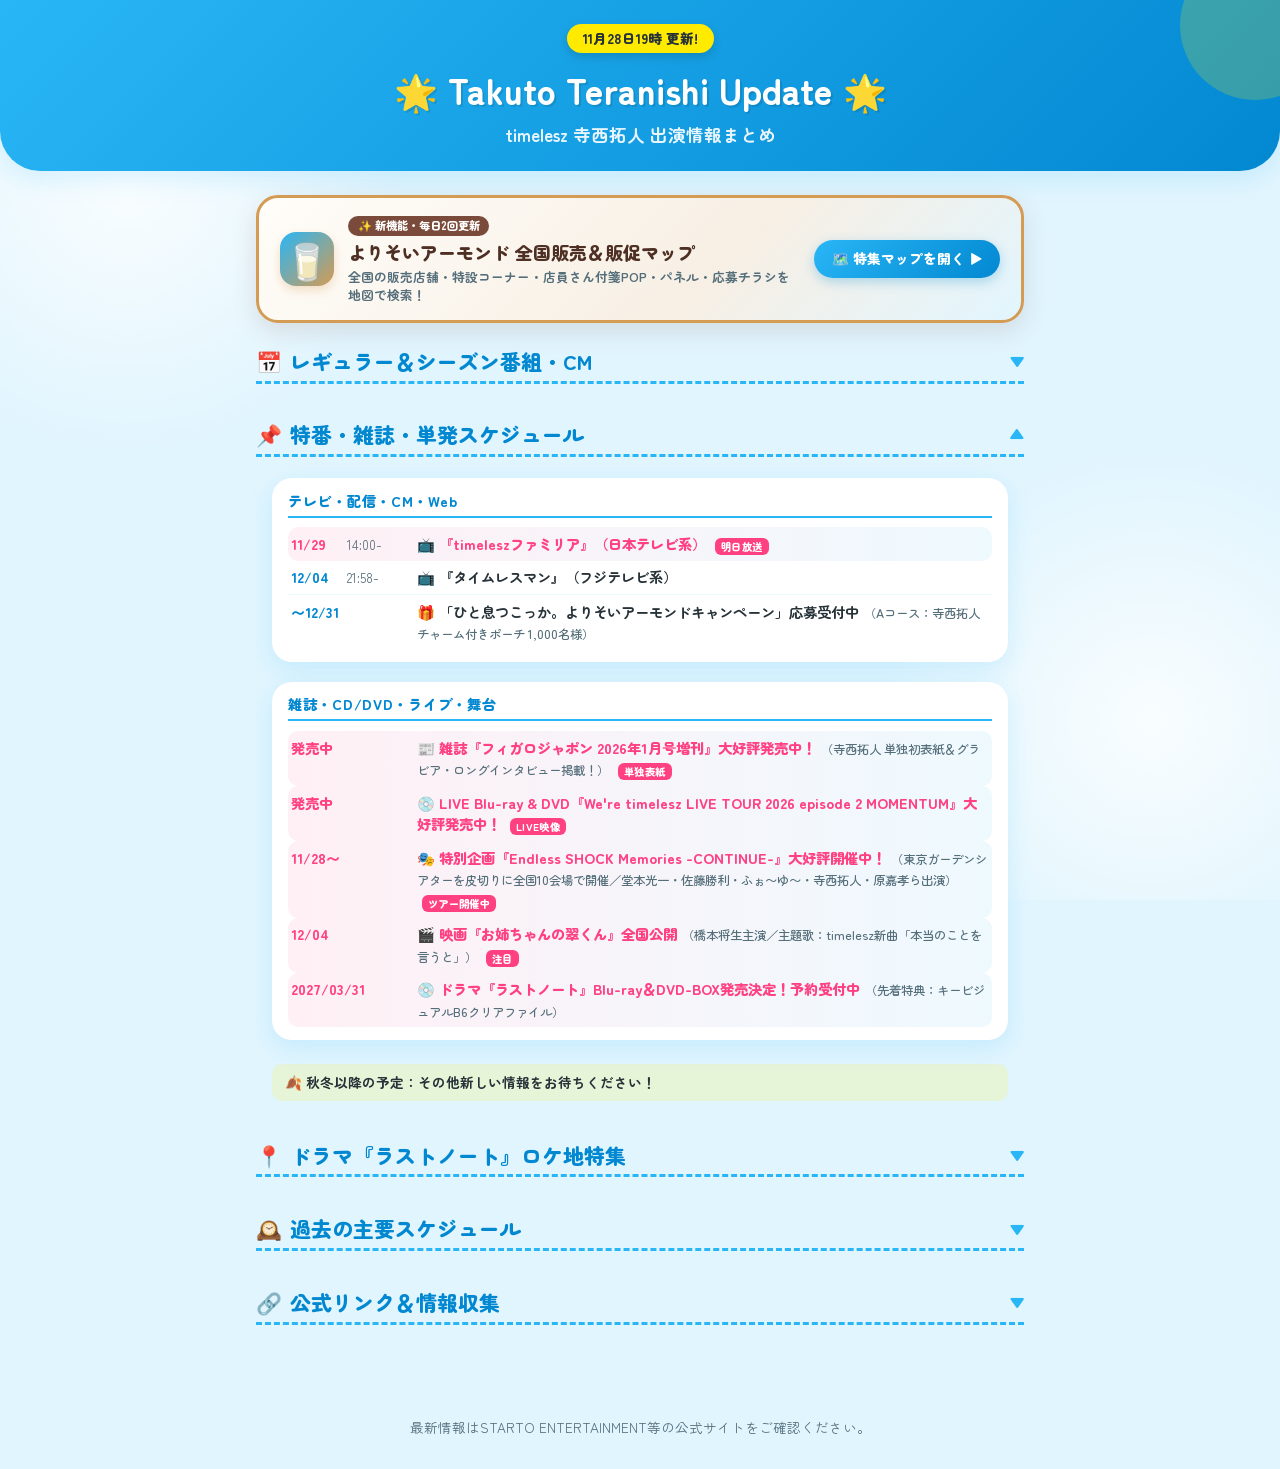
<file: index.html>
<!DOCTYPE html>
<html lang="ja">
<head>
    <meta charset="UTF-8">
    <meta name="viewport" content="width=device-width, initial-scale=1.0">
    <title>Takuto Teranishi Update</title>
    <link rel="stylesheet" href="style.css">
    <link rel="preconnect" href="https://fonts.googleapis.com">
    <link rel="preconnect" href="https://fonts.gstatic.com" crossorigin>
    <link href="https://fonts.googleapis.com/css2?family=M+PLUS+Rounded+1c:wght@500;700;800&family=Zen+Maru+Gothic:wght@500;700;900&display=swap" rel="stylesheet">
</head>
<body>
    <header>
        <div class="update-badge">11月28日19時 更新!</div>
        <h1>🌟 Takuto Teranishi Update 🌟</h1>
        <p class="subtitle">timelesz 寺西拓人 出演情報まとめ</p>
    </header>

    <main>
        <!-- Yorisoi Almond Special Map Page Banner Button -->
        <a href="yorisoi.html" class="yorisoi-feature-banner">
            <div class="yorisoi-banner-left">
                <div class="yorisoi-banner-icon">🥛</div>
                <div class="yorisoi-banner-text">
                    <span class="yorisoi-tag">✨ 新機能・毎日2回更新</span>
                    <h2>よりそいアーモンド 全国販売＆販促マップ</h2>
                    <p>全国の販売店舗・特設コーナー・店員さん付箋POP・パネル・応募チラシを地図で検索！</p>
                </div>
            </div>
            <span class="yorisoi-banner-cta">🗺️ 特集マップを開く ▶</span>
        </a>

        <!-- Season & Regulars Section -->
        <details class="category-details season-section">
            <summary class="section-title"><span class="icon">📅</span> レギュラー＆シーズン番組・CM</summary>
            <div class="card-container">
                <!-- Yorisoi Almond CM -->
                <article class="card season-card highlight">
                    <div class="card-header">
                        <span class="badge">全国TVCM</span>
                        <span class="period">10月1日より全国放映中！</span>
                    </div>
                    <div class="card-body">
                        <h3>キッコーマン『よりそいアーモンド』</h3>
                        <p class="station">新CMキャラクター就任</p>
                        <p class="desc">「ひといきつこっか」篇／「濃くてやさしい」篇 放映中！チャーム付きポーチCPも12/31まで実施中</p>
                    </div>
                </article>

                <!-- Last Note -->
                <article class="card season-card highlight">
                    <div class="card-header">
                        <span class="badge">ドラマ（全11話完結）</span>
                        <span class="period">Netflix世界配信中 / 2027年3月 円盤発売</span>
                    </div>
                    <div class="card-body">
                        <h3>『ラストノート』</h3>
                        <p class="station">フジテレビ系 木曜劇場（全11話）</p>
                        <p class="desc">内田有紀さんとW主演！樋口澄晴 役（民放連ドラ初主演 / Netflixにて世界配信中）</p>
                    </div>
                </article>

                <!-- Timelesz Man -->
                <article class="card season-card">
                    <div class="card-header">
                        <span class="badge">バラエティ</span>
                        <span class="period">毎週金曜 21:58〜</span>
                    </div>
                    <div class="card-body">
                        <h3>『タイムレスマン』</h3>
                        <p class="station">フジテレビ系</p>
                        <p class="desc">timeleszの冠番組</p>
                    </div>
                </article>

                <!-- timelesz ファミリア -->
                <article class="card season-card">
                    <div class="card-header">
                        <span class="badge">バラエティ</span>
                        <span class="period">毎週日曜 14:00〜15:00</span>
                    </div>
                    <div class="card-body">
                        <h3>『timelesz ファミリア』</h3>
                        <p class="station">日本テレビ系（関東ローカル）</p>
                        <p class="desc">timeleszの冠番組</p>
                    </div>
                </article>
            </div>
        </details>

        <!-- Specific Schedule Section -->
        <details class="category-details weekly-section" open>
            <summary class="section-title"><span class="icon">📌</span> 特番・雑誌・単発スケジュール</summary>
            <div class="schedule-list">

                <div class="schedule-group">
                    <div class="schedule-group-label">テレビ・配信・CM・Web</div>
                    <div class="schedule-row highlight-row">
                        <span class="schedule-date">11/29</span>
                        <span class="schedule-time">14:00-</span>
                        <span class="schedule-name">📺 『timeleszファミリア』（日本テレビ系） <span class="tag-new">明日放送</span></span>
                    </div>
                    <div class="schedule-row">
                        <span class="schedule-date">12/04</span>
                        <span class="schedule-time">21:58-</span>
                        <span class="schedule-name">📺 『タイムレスマン』（フジテレビ系）</span>
                    </div>
                    <div class="schedule-row">
                        <span class="schedule-date">〜12/31</span>
                        <span class="schedule-time"></span>
                        <span class="schedule-name">🎁 「ひと息つこっか。よりそいアーモンドキャンペーン」応募受付中<span class="schedule-note">（Aコース：寺西拓人チャーム付きポーチ 1,000名様）</span></span>
                    </div>
                </div>

                <div class="schedule-group">
                    <div class="schedule-group-label">雑誌・CD/DVD・ライブ・舞台</div>
                    <div class="schedule-row highlight-row">
                        <span class="schedule-date">発売中</span>
                        <span class="schedule-time"></span>
                        <span class="schedule-name">📰 雑誌『フィガロジャポン 2026年1月号増刊』大好評発売中！<span class="schedule-note">（寺西拓人 単独初表紙＆グラビア・ロングインタビュー掲載！）</span> <span class="tag-new">単独表紙</span></span>
                    </div>
                    <div class="schedule-row highlight-row">
                        <span class="schedule-date">発売中</span>
                        <span class="schedule-time"></span>
                        <span class="schedule-name">💿 LIVE Blu-ray & DVD『We're timelesz LIVE TOUR 2026 episode 2 MOMENTUM』大好評発売中！ <span class="tag-new">LIVE映像</span></span>
                    </div>
                    <div class="schedule-row highlight-row">
                        <span class="schedule-date">11/28〜</span>
                        <span class="schedule-time"></span>
                        <span class="schedule-name">🎭 特別企画『Endless SHOCK Memories -CONTINUE-』大好評開催中！<span class="schedule-note">（東京ガーデンシアターを皮切りに全国10会場で開催／堂本光一・佐藤勝利・ふぉ〜ゆ〜・寺西拓人・原嘉孝ら出演）</span> <span class="tag-new">ツアー開催中</span></span>
                    </div>
                    <div class="schedule-row highlight-row">
                        <span class="schedule-date">12/04</span>
                        <span class="schedule-time"></span>
                        <span class="schedule-name">🎬 映画『お姉ちゃんの翠くん』全国公開<span class="schedule-note">（橋本将生主演／主題歌：timelesz新曲「本当のことを言うと」）</span> <span class="tag-new">注目</span></span>
                    </div>
                    <div class="schedule-row highlight-row">
                        <span class="schedule-date">2027/03/31</span>
                        <span class="schedule-time"></span>
                        <span class="schedule-name">💿 ドラマ『ラストノート』Blu-ray＆DVD-BOX発売決定！予約受付中<span class="schedule-note">（先着特典：キービジュアルB6クリアファイル）</span></span>
                    </div>
                </div>

                <div class="schedule-row past-info-note">
                    <span class="schedule-name">🍂 秋冬以降の予定：その他新しい情報をお待ちください！</span>
                </div>

            </div>
        </details>

        <!-- Location Section -->
        <details class="category-details location-section">
            <summary class="section-title"><span class="icon">📍</span> ドラマ『ラストノート』ロケ地特集</summary>
            <div class="card-container grid-list">
                
                <div class="small-card">
                    <span class="tag tv">表参道</span>
                    <h4>モンスーンカフェ 表参道</h4>
                    <p class="scene-desc"><strong>出演シーン：</strong> 第3話で優子（坂井真紀）が澄晴（寺西拓人）を追いかけた場所</p>
                    <p class="address-text">📍 東京都港区北青山3-6-26 佐藤ビル1F</p>
                    <a href="https://maps.google.com/?q=モンスーンカフェ+表参道+東京都港区北青山3-6-26" target="_blank" class="map-link">🗺️ Googleマップで見る</a>
                </div>

                <div class="small-card">
                    <span class="tag tv">原宿</span>
                    <h4>ECO FARM CAFE 632</h4>
                    <p class="scene-desc"><strong>出演シーン：</strong> 第2話で優子が澄晴の写真をこっそり撮影していたオシャレなカフェ</p>
                    <p class="address-text">📍 東京都渋谷区神宮前6-32-10 ピアザアネックス1F</p>
                    <a href="https://maps.google.com/?q=ECO+FARM+CAFE+632+東京都渋谷区神宮前6-32-10" target="_blank" class="map-link">🗺️ Googleマップで見る</a>
                </div>

                <div class="small-card">
                    <span class="tag tv">高田馬場</span>
                    <h4>Caffe CIELO</h4>
                    <p class="scene-desc"><strong>出演シーン：</strong> 第1話で葵（内田有紀）と元夫の奥田創（徳井義実）が訪れたカフェ</p>
                    <p class="address-text">📍 東京都新宿区高田馬場1-31-8</p>
                    <a href="https://maps.google.com/?q=Caffe+CIELO+東京都新宿区高田馬場1-31-8" target="_blank" class="map-link">🗺️ Googleマップで見る</a>
                </div>

                <div class="small-card">
                    <span class="tag tv">目黒</span>
                    <h4>CHUM APARTMENT</h4>
                    <p class="scene-desc"><strong>出演シーン：</strong> 第2話で優子が澄晴の写真を見つめながらワインを飲んでいたお店</p>
                    <p class="address-text">📍 東京都目黒区目黒本町4-12-17</p>
                    <a href="https://maps.google.com/?q=CHUM+APARTMENT+東京都目黒区目黒本町4-12-17" target="_blank" class="map-link">🗺️ Googleマップで見る</a>
                </div>

                <div class="small-card">
                    <span class="tag tv">調布</span>
                    <h4>ゆめあん食堂 調布駅北口店</h4>
                    <p class="scene-desc"><strong>出演シーン：</strong> 第4話で葵と奥田がお茶漬けを食べていたお店（作中「お茶漬けつむぎ」）</p>
                    <p class="address-text">📍 東京都調布市小島町1-36-16 グレーシア調布1F</p>
                    <a href="https://maps.google.com/?q=ゆめあん食堂+調布駅北口店+東京都調布市小島町1-36-16" target="_blank" class="map-link">🗺️ Googleマップで見る</a>
                </div>

                <div class="small-card">
                    <span class="tag tv">横浜</span>
                    <h4>ROLLER COAST 中川本店</h4>
                    <p class="scene-desc"><strong>出演シーン：</strong> 第4話で葵と澄晴が一緒にハンバーガーを食べたお店（作中「BAKER'S BURGER」）</p>
                    <p class="address-text">📍 神奈川県横浜市都筑区中川1-20-18 エバーラスティング1F</p>
                    <a href="https://maps.google.com/?q=ROLLER+COAST+中川本店+神奈川県横浜市都筑区中川1-20-18" target="_blank" class="map-link">🗺️ Googleマップで見る</a>
                </div>

            </div>
        </details>

        <!-- Past Schedule -->
        <details class="category-details archive-section">
            <summary class="section-title"><span class="icon">🕰️</span> 過去の主要スケジュール</summary>
            <div class="archive-months">

                <!-- 2026年11月 -->
                <details class="month-details" open>
                    <summary class="month-title">📅 2026年11月</summary>
                    <div class="card-container grid-list">
                        <div class="small-card">
                            <span class="date">2026年11月27日</span>
                            <span class="tag tv">テレビ</span>
                            <p>『タイムレスマン』（フジテレビ系）放送</p>
                        </div>
                        <div class="small-card">
                            <span class="date">2026年11月22日</span>
                            <span class="tag tv">テレビ</span>
                            <p>『timeleszファミリア』（日本テレビ系）放送</p>
                        </div>
                        <div class="small-card">
                            <span class="date">2026年11月20日</span>
                            <span class="tag tv">テレビ</span>
                            <p>『タイムレスマン』（フジテレビ系）放送</p>
                        </div>
                        <div class="small-card">
                            <span class="date">2026年11月19日</span>
                            <span class="tag news">雑誌</span>
                            <p>📰 雑誌『フィガロジャポン 2026年1月号増刊』発売（寺西拓人 単独初表紙＆グラビア・ロングインタビュー掲載！）</p>
                        </div>
                        <div class="small-card">
                            <span class="date">2026年11月18日</span>
                            <span class="tag news">音楽/映像</span>
                            <p>💿 LIVE Blu-ray & DVD『We're timelesz LIVE TOUR 2026 episode 2 MOMENTUM』発売！</p>
                        </div>
                        <div class="small-card">
                            <span class="date">2026年11月15日</span>
                            <span class="tag tv">テレビ</span>
                            <p>『timeleszファミリア』（日本テレビ系）放送</p>
                        </div>
                        <div class="small-card">
                            <span class="date">2026年11月13日</span>
                            <span class="tag tv">テレビ</span>
                            <p>『タイムレスマン』（フジテレビ系）放送</p>
                        </div>
                        <div class="small-card">
                            <span class="date">2026年11月11日</span>
                            <span class="tag tv">舞台/一般</span>
                            <p>🎭 特別企画『Endless SHOCK Memories -CONTINUE-』チケット一般発売開始（10:00〜 全国10会場）</p>
                        </div>
                        <div class="small-card">
                            <span class="date">2026年11月9日</span>
                            <span class="tag tv">舞台/先行</span>
                            <p>🎭 特別企画『Endless SHOCK Memories -CONTINUE-』プレイガイド先着先行受付終了（一般発売は11/11 10:00より開始）</p>
                        </div>
                        <div class="small-card">
                            <span class="date">2026年11月8日</span>
                            <span class="tag tv">テレビ</span>
                            <p>『timeleszファミリア』（日本テレビ系）放送（新企画「タビリア」草津・箱根の湯けむりクイズ決戦！「テララライ」で大盛り上がり）</p>
                        </div>
                        <div class="small-card">
                            <span class="date">2026年11月6日</span>
                            <span class="tag tv">テレビ</span>
                            <p>『タイムレスマン』（フジテレビ系）放送（「ベストバイ・プライスマン」で寺西拓人チームを率いて菊池風磨チームとグルメ値段予想対決！）</p>
                        </div>
                        <div class="small-card">
                            <span class="date">2026年11月1日</span>
                            <span class="tag news">広告</span>
                            <p>🚇 阪急大阪梅田駅「よりそいアーモンド」巨大広告 掲出終了（大盛況のうちに終了）</p>
                        </div>
                        <div class="small-card">
                            <span class="date">2026年11月1日</span>
                            <span class="tag tv">テレビ</span>
                            <p>『timeleszファミリア』（日本テレビ系）放送（グルメ企画・クイズで「テララライ」など大盛り上がり！）</p>
                        </div>
                    </div>
                </details>

                <!-- 2026年10月 -->
                <details class="month-details">
                    <summary class="month-title">📅 2026年10月</summary>
                    <div class="card-container grid-list">
                        <div class="small-card">
                            <span class="date">2026年10月31日</span>
                            <span class="tag news">Web/ブログ</span>
                            <p>📱 FAMILY CLUB web「てらにっし」ファン質問募集受付終了</p>
                        </div>
                        <div class="small-card">
                            <span class="date">2026年10月30日</span>
                            <span class="tag tv">テレビ</span>
                            <p>『タイムレスマン』（フジテレビ系）放送（新企画「ヘルシーチェックマン」本格ビュッフェで健康意識対決！）</p>
                        </div>
                        <div class="small-card">
                            <span class="date">2026年10月25日</span>
                            <span class="tag tv">舞台/先行</span>
                            <p>🎭 特別企画『Endless SHOCK Memories -CONTINUE-』プレイガイド最速先行受付終了（一般発売は11/11より開始）</p>
                        </div>
                        <div class="small-card">
                            <span class="date">2026年10月24日</span>
                            <span class="tag news">雑誌</span>
                            <p>📰 『月刊ザテレビジョン』12月号発売（寺西拓人 掲載）</p>
                        </div>
                        <div class="small-card">
                            <span class="date">2026年10月24日</span>
                            <span class="tag news">Web/ブログ</span>
                            <p>📱 FAMILY CLUB web個人ブログ「てらにっし」記念配信＆ファン質問募集企画スタート（10/31 19:00まで受付）</p>
                        </div>
                        <div class="small-card">
                            <span class="date">2026年10月23日</span>
                            <span class="tag tv">テレビ</span>
                            <p>『タイムレスマン』（フジテレビ系）放送（「漢の麺料理対決」で直伝「ヘルシー釜玉明太うどん」のオリジナルレシピを披露し大反響！）</p>
                        </div>
                        <div class="small-card">
                            <span class="date">2026年10月22日</span>
                            <span class="tag news">音楽/映画</span>
                            <p>🎬 timelesz新曲「本当のことを言うと」が映画『お姉ちゃんの翠くん』主題歌に決定！</p>
                        </div>
                        <div class="small-card">
                            <span class="date">2026年10月18日</span>
                            <span class="tag tv">テレビ</span>
                            <p>『timeleszファミリア』（日本テレビ系）放送（「自分が大切にしていること」をテーマに二文字書道「拓」×「◯」に挑戦）</p>
                        </div>
                        <div class="small-card">
                            <span class="date">2026年10月18日</span>
                            <span class="tag news">広告</span>
                            <p>🚇 東急田園都市線 渋谷駅「道玄坂ハッピーボード」キッコーマン『よりそいアーモンド』大型シート広告 掲出終了（大盛況のうちに終了）</p>
                        </div>
                        <div class="small-card">
                            <span class="date">2026年10月16日</span>
                            <span class="tag tv">テレビ</span>
                            <p>『タイムレスマン』（フジテレビ系）放送（ゲスト・木村佳乃を迎えた「timelesz100」センスNo.1決定戦！）</p>
                        </div>
                        <div class="small-card">
                            <span class="date">2026年10月7日</span>
                            <span class="tag tv">配信</span>
                            <p>📺 ディズニープラス『Documentary of Endless SHOCK -最終公演の舞台裏-』第5話・第6話（最終回）独占配信（寺西拓人出演）</p>
                        </div>
                        <div class="small-card">
                            <span class="date">2026年10月5日</span>
                            <span class="tag news">広告</span>
                            <p>🚇 東急田園都市線 渋谷駅「道玄坂ハッピーボード」にてキッコーマン『よりそいアーモンド』寺西拓人 大型シート広告掲出開始（〜10/18）</p>
                        </div>
                        <div class="small-card">
                            <span class="date">2026年10月1日</span>
                            <span class="tag tv">CM</span>
                            <p>✨ キッコーマンソイフーズ「よりそいアーモンド」新CMキャラクター就任・全国TVCM（「ひといきつこっか」篇／「濃くてやさしい」篇）放映開始</p>
                        </div>
                    </div>
                </details>

                <!-- 2026年9月 -->
                <details class="month-details">
                    <summary class="month-title">📅 2026年9月</summary>
                    <div class="card-container grid-list">
                        <div class="small-card">
                            <span class="date">2026年9月30日</span>
                            <span class="tag tv">配信</span>
                            <p>📺 ディズニープラス『Endless SHOCK』帝国劇場3公演映像 独占配信開始（『2024 April/May』『-Eternal- 2024』『2024 November』）＆ ドキュメンタリー第3話・第4話配信（寺西拓人出演）</p>
                        </div>
                        <div class="small-card">
                            <span class="date">2026年9月27日</span>
                            <span class="tag tv">テレビ</span>
                            <p>『timeleszファミリア』（日本テレビ系）放送（「秋のBBQ＆花火スペシャル」熱海ロケ＆浴衣姿で「消えない花火」歌唱）</p>
                        </div>
                        <div class="small-card">
                            <span class="date">2026年9月25日</span>
                            <span class="tag tv">テレビ</span>
                            <p>『タイムレスマン』（フジテレビ系）放送（新企画「ベストバイ・プライスマン」グルメSP！菊池風磨チームvs寺西拓人チームのグルメ値段予想対決／ゲスト：吉岡里帆、ファーストサマーウイカ）</p>
                        </div>
                        <div class="small-card">
                            <span class="date">2026年9月24日</span>
                            <span class="tag news">雑誌</span>
                            <p>📰 『月刊ザテレビジョン』11月号発売（timelesz掲載）</p>
                        </div>
                        <div class="small-card">
                            <span class="date">2026年9月23日</span>
                            <span class="tag tv">テレビ</span>
                            <p>🎵 『1億2000万人のありがとう 歌の感謝祭 4時間SP』（日本テレビ系）timelesz出演（熱海花火コラボで「消えない花火」披露。「#感謝寺西」「#timelesz_消えない花火」がトレンド入り）</p>
                        </div>
                        <div class="small-card">
                            <span class="date">2026年9月23日</span>
                            <span class="tag tv">配信</span>
                            <p>📺 ディズニープラス『Documentary of Endless SHOCK -最終公演の舞台裏-』独占配信開始（寺西拓人出演／第1話・第2話）</p>
                        </div>
                        <div class="small-card">
                            <span class="date">2026年9月23日</span>
                            <span class="tag tv">舞台</span>
                            <p>🎭 特別企画『Endless SHOCK Memories -CONTINUE-』製作発表（寺西拓人・原嘉孝ら出演決定）</p>
                        </div>
                        <div class="small-card">
                            <span class="date">2026年9月20日</span>
                            <span class="tag tv">テレビ</span>
                            <p>🎵 『1億2000万人のありがとう！歌の感謝祭 放送直前SP!』（日本テレビ系）放送</p>
                        </div>
                        <div class="small-card">
                            <span class="date">2026年9月18日</span>
                            <span class="tag tv">配信</span>
                            <p>🎬 ドラマ『ラストノート』Netflixにて国内および世界配信スタート</p>
                        </div>
                        <div class="small-card">
                            <span class="date">2026年9月17日</span>
                            <span class="tag tv">テレビ</span>
                            <p>🎬 『ラストノート』最終回（第11話）放送（世帯視聴率3.8%・個人2.0%／葵と澄晴がそれぞれの夢を追い、遠距離で互いを想い合う感動の結末）</p>
                        </div>
                        <div class="small-card">
                            <span class="date">2026年9月17日</span>
                            <span class="tag news">書籍</span>
                            <p>📖 ドラマ『ラストノート』ノベライズ版（下巻）発売</p>
                        </div>
                        <div class="small-card">
                            <span class="date">2026年9月17日</span>
                            <span class="tag news">DVD/Blu-ray</span>
                            <p>💿 ドラマ『ラストノート』Blu-ray＆DVD-BOX発売決定・予約受付開始（2027年3月31日発売予定／先着特典：B6クリアファイル）</p>
                        </div>
                        <div class="small-card">
                            <span class="date">2026年9月10日</span>
                            <span class="tag tv">テレビ</span>
                            <p>🎬 『ラストノート』第10話放送（父・眞澄とのホスピスでの別れと澄晴の大きな成長）</p>
                        </div>
                        <div class="small-card">
                            <span class="date">2026年9月3日</span>
                            <span class="tag tv">テレビ</span>
                            <p>🎬 『ラストノート』第9話放送（葵と澄晴が改めて信じ合う誓い、澄晴の絵画コンペ挑戦）</p>
                        </div>
                    </div>
                </details>

                <!-- 2026年8月 -->
                <details class="month-details">
                    <summary class="month-title">📅 2026年8月</summary>
                    <div class="card-container grid-list">
                        <div class="small-card">
                            <span class="date">2026年8月30日</span>
                            <span class="tag tv">配信</span>
                            <p>🎤 『We're timelesz LIVE TOUR 2026 episode 2 MOMENTUM』宮城千秋楽公演 生配信（FAMILY CLUB online）</p>
                        </div>
                        <div class="small-card">
                            <span class="date">2026年8月29日</span>
                            <span class="tag tv">イベント</span>
                            <p>🎵 timelesz LIVE TOUR 2026 宮城公演初日（※寺西・原は不参加）</p>
                        </div>
                        <div class="small-card">
                            <span class="date">2026年8月28日</span>
                            <span class="tag tv">テレビ</span>
                            <p>『タイムレスマン』（フジテレビ系）放送（「信頼じゃんけんトーナメント～夏の終わりの決戦～」総勢14名での心理戦対決）</p>
                        </div>
                        <div class="small-card">
                            <span class="date">2026年8月27日</span>
                            <span class="tag news">グッズ</span>
                            <p>🛍️ ドラマ『ラストノート』オフィシャルグッズ販売開始（オンライン通販開始／店舗販売は9/8予定）</p>
                        </div>
                        <div class="small-card">
                            <span class="date">2026年8月27日</span>
                            <span class="tag tv">テレビ</span>
                            <p>🎬 『ラストノート』第8話放送（父・眞澄が息子・澄晴に対して抱いていた本心が明らかになり「切なすぎる」と大反響）</p>
                        </div>
                        <div class="small-card">
                            <span class="date">2026年8月27日</span>
                            <span class="tag news">グッズ</span>
                            <p>🛍️ 日本香堂×ドラマ『ラストノート』コラボ香水「LAST NOTE Eau de toilette」予約受付開始（フジテレビ e!ショップ）</p>
                        </div>
                        <div class="small-card">
                            <span class="date">2026年8月26日</span>
                            <span class="tag news">DVD/Blu-ray</span>
                            <p>💿 劇場長編アニメ『迷宮のしおり』Blu-ray発売（寺西拓人声優出演。特典映像としてSUZUKAとのスペシャルアフタートーク完全版など約194分収録、24P特製ブックレット封入）</p>
                        </div>
                        <div class="small-card">
                            <span class="date">2026年8月24日</span>
                            <span class="tag news">雑誌</span>
                            <p>📰 『月刊TVガイド』10月号発売（掲載）</p>
                        </div>
                        <div class="small-card">
                            <span class="date">2026年8月21日</span>
                            <span class="tag tv">テレビ</span>
                            <p>『タイムレスマン』（フジテレビ系）放送（「timelesz100」センスNo.1決定戦！勝地涼を迎え雑談センス対決で佐藤勝利がスマートな立ち回りで1位獲得）</p>
                        </div>
                        <div class="small-card">
                            <span class="date">2026年8月20日</span>
                            <span class="tag tv">テレビ</span>
                            <p>🎬 『ラストノート』第7話放送（世帯視聴率3.3%・葵と澄晴が想いを確かめ合う夏デートの一方、ラストで元恋人・莉奈が登場する波乱の展開）</p>
                        </div>
                        <div class="small-card">
                            <span class="date">2026年8月20日</span>
                            <span class="tag news">書籍</span>
                            <p>📖 ドラマ『ラストノート』ノベライズ版（上巻）発売</p>
                        </div>
                        <div class="small-card">
                            <span class="date">2026年8月19日</span>
                            <span class="tag tv">テレビ</span>
                            <p>📺 ドラマ『ラストノート』関連特番（フジテレビ）放送</p>
                        </div>
                        <div class="small-card">
                            <span class="date">2026年8月17日</span>
                            <span class="tag news">雑誌</span>
                            <p>📰 『STAGE navi』vol.114 / 『Stage fan』Vol.56 発売</p>
                        </div>
                        <div class="small-card">
                            <span class="date">2026年8月16日</span>
                            <span class="tag tv">テレビ</span>
                            <p>『timeleszファミリア』（日本テレビ系）「バク転三兄弟」特別強化ツアー1時間SP放送（白井健三指導、寺西・原らも出演）</p>
                        </div>
                        <div class="small-card">
                            <span class="date">2026年8月16日</span>
                            <span class="tag tv">イベント</span>
                            <p>🎵 timelesz LIVE TOUR 2026 ep.2 MOMENTUM 福岡公演（※寺西・原は不参加）</p>
                        </div>
                        <div class="small-card">
                            <span class="date">2026年8月14日</span>
                            <span class="tag tv">テレビ</span>
                            <p>『タイムレスマン』（フジテレビ系）放送</p>
                        </div>
                        <div class="small-card">
                            <span class="date">2026年8月13日</span>
                            <span class="tag tv">テレビ</span>
                            <p>🎬 『ラストノート』第6話放送（世帯視聴率2.9%・葵が澄晴に「好き」と告白しキスシーンが話題）</p>
                        </div>
                        <div class="small-card">
                            <span class="date">2026年8月12日</span>
                            <span class="tag news">ニュース</span>
                            <p>『ラストノート』見逃し配信累計1000万回再生突破！SNSで「優子劇場」など話題沸騰</p>
                        </div>
                        <div class="small-card">
                            <span class="date">2026年8月12日</span>
                            <span class="tag news">雑誌</span>
                            <p>📰 『TV station』17号発売（巻頭グラビア・ソロ初登場「大人の夏」「彼氏感」）</p>
                        </div>
                        <div class="small-card">
                            <span class="date">2026年8月9日</span>
                            <span class="tag tv">テレビ</span>
                            <p>『timeleszファミリア』（日本テレビ系）新企画「ファミリアチェンジ」＆あか抜け術</p>
                        </div>
                        <div class="small-card">
                            <span class="date">2026年8月8日</span>
                            <span class="tag tv">テレビ</span>
                            <p>『芸能人が本気で考えた！ドッキリGP 4時間SP』（フジテレビ系）timeleszチーム参戦</p>
                        </div>
                        <div class="small-card">
                            <span class="date">2026年8月6日</span>
                            <span class="tag tv">テレビ</span>
                            <p>🎬 『ラストノート』第5話放送（世帯視聴率2.7%・葵が香りを澄晴の側だけで感じる謎、澄晴が葵の家で寝る）</p>
                        </div>
                        <div class="small-card">
                            <span class="date">2026年8月5日</span>
                            <span class="tag news">雑誌</span>
                            <p>📸 『anan』2507号発売（表紙＆巻頭グラビア：彫刻的肉体美披露）</p>
                        </div>
                        <div class="small-card">
                            <span class="date">2026年8月3日</span>
                            <span class="tag news">雑誌</span>
                            <p>📰 『Eye-Ai』9月号発売（表紙＆『ラストノート』インタビュー掲載）</p>
                        </div>
                    </div>
                </details>

                <!-- 2026年7月 -->
                <details class="month-details">
                    <summary class="month-title">📅 2026年7月</summary>
                    <div class="card-container grid-list">
                        <div class="small-card">
                            <span class="date">2026年7月31日</span>
                            <span class="tag tv">イベント</span>
                            <p>🎵 timelesz LIVE TOUR 2026 ep.2 MOMENTUM 大阪公演</p>
                        </div>
                        <div class="small-card">
                            <span class="date">2026年7月30日</span>
                            <span class="tag tv">テレビ</span>
                            <p>🎬 『ラストノート』第4話放送（世帯視聴率3.5%・待ち合わせに現れない澄晴）</p>
                        </div>
                        <div class="small-card">
                            <span class="date">2026年7月30日</span>
                            <span class="tag tv">テレビ</span>
                            <p>『STAR』（フジテレビ）timelesz「消えない花火」生パフォーマンス</p>
                        </div>
                        <div class="small-card">
                            <span class="date">2026年7月29日</span>
                            <span class="tag news">CD/DVD</span>
                            <p>🎵 timelesz NEW Single『消えない花火』発売</p>
                        </div>
                        <div class="small-card">
                            <span class="date">2026年7月29日</span>
                            <span class="tag tv">テレビ</span>
                            <p>『夜の音-TOKYO MIDNIGHT MUSIC-』（日本テレビ系）timelesz出演</p>
                        </div>
                        <div class="small-card">
                            <span class="date">2026年7月27日</span>
                            <span class="tag news">雑誌</span>
                            <p>📰 『BEST STAGE』9月号（表紙：寺西拓人）発売</p>
                        </div>
                        <div class="small-card">
                            <span class="date">2026年7月25日</span>
                            <span class="tag tv">イベント</span>
                            <p>🎵 timelesz LIVE TOUR 2026 ep.2 MOMENTUM 北海道公演（※寺西・原は不参加）</p>
                        </div>
                        <div class="small-card">
                            <span class="date">2026年7月23日</span>
                            <span class="tag tv">テレビ</span>
                            <p>🎬 『ラストノート』第3話 放送（ピオニーの絵の伏線回収話題・「死ぬほど怖い」​「SNS大反響）</p>
                        </div>
                        <div class="small-card">
                            <span class="date">2026年7月23日</span>
                            <span class="tag news">雑誌</span>
                            <p>📰 月刊ザ・テレビジョン 9月号（表紙：内田有紀＆寺西拓人）発売</p>
                        </div>
                        <div class="small-card">
                            <span class="date">2026年7月22日</span>
                            <span class="tag news">雑誌</span>
                            <p>📰 TV LIFE 8/7号（表紙：内田有紀＆寺西拓人）発売</p>
                        </div>
                        <div class="small-card">
                            <span class="date">2026年7月19日</span>
                            <span class="tag tv">テレビ</span>
                            <p>『timeleszファミリア』（日本テレビ系）放送</p>
                        </div>
                        <div class="small-card">
                            <span class="date">2026年7月14日</span>
                            <span class="tag tv">テレビ</span>
                            <p>『火曜は全力！華大さんと千鳥くん』「スパイ7分の1」コーナー出演</p>
                        </div>
                        <div class="small-card">
                            <span class="date">2026年7月13日</span>
                            <span class="tag tv">テレビ</span>
                            <p>『CDTVライブ！ライブ！』（TBS系）timelesz出演</p>
                        </div>
                        <div class="small-card">
                            <span class="date">2026年7月12日</span>
                            <span class="tag tv">テレビ</span>
                            <p>『timeleszファミリア』新企画「ファミリアグルメスタジアム」第1回・テーマ「餃子」</p>
                        </div>
                        <div class="small-card">
                            <span class="date">2026年7月10日</span>
                            <span class="tag news">ニュース</span>
                            <p>『ラストノート』初回視聴率発表（世帯5.0%/個人2.9%）＆白リンクコーデ話題</p>
                        </div>
                        <div class="small-card">
                            <span class="date">2026年7月9日</span>
                            <span class="tag news">ニュース</span>
                            <p>『ラストノート』初回放送開始！SNSで演技に高評価など話題に</p>
                        </div>
                        <div class="small-card">
                            <span class="date">2026年7月7日</span>
                            <span class="tag tv">イベント</span>
                            <p>『ラストノート』七夕トークイベント（浴衣姿で登壇、撮影秘話トーク）</p>
                        </div>
                        <div class="small-card">
                            <span class="date">2026年7月6日</span>
                            <span class="tag tv">テレビ</span>
                            <p>『ネプリーグ』木10俳優軍団として出演（初参戦・ファインプレー）</p>
                        </div>
                        <div class="small-card">
                            <span class="date">2026年7月5日</span>
                            <span class="tag tv">テレビ</span>
                            <p>『timeleszファミリア』渋谷カルチャー特集＆バリスタコーヒー極意</p>
                        </div>
                        <div class="small-card">
                            <span class="date">2026年7月5日</span>
                            <span class="tag tv">テレビ</span>
                            <p>『芸能人が本気で考えた！ドッキリGP』VTR出演</p>
                        </div>
                        <div class="small-card">
                            <span class="date">2026年7月4日</span>
                            <span class="tag tv">テレビ</span>
                            <p>『THE MUSIC DAY 2026』出演（シャッフルメドレー『SHE! HER! HER!』）</p>
                        </div>
                        <div class="small-card">
                            <span class="date">2026年7月4日</span>
                            <span class="tag news">ニュース</span>
                            <p>『ラストノート』アザービジュアル3枚公開・都内広告展開</p>
                        </div>
                        <div class="small-card">
                            <span class="date">2026年7月3日</span>
                            <span class="tag tv">テレビ</span>
                            <p>『タイムレスマン』山下智久さんが代打参戦</p>
                        </div>
                        <div class="small-card">
                            <span class="date">2026年7月2日</span>
                            <span class="tag news">ニュース</span>
                            <p>『ラストノート』澄晴の高校時代役として嶋崎斗亜さんの出演発表</p>
                        </div>
                        <div class="small-card">
                            <span class="date">2026年7月1日</span>
                            <span class="tag mag">雑誌</span>
                            <p>『週刊TVガイド』7/10号・『CINEMA SQUARE vol.160』発売</p>
                        </div>
                    </div>
                </details>

                <!-- 2026年6月 -->
                <details class="month-details">
                    <summary class="month-title">📅 2026年6月</summary>
                    <div class="card-container grid-list">
                        <div class="small-card">
                            <span class="date">2026年6月29日</span>
                            <span class="tag tv">テレビ</span>
                            <p>『クイズ！ドレミファドン！夏の祭典SP』ラストノートチームで参戦</p>
                        </div>
                        <div class="small-card">
                            <span class="date">2026年6月27日</span>
                            <span class="tag tv">テレビ</span>
                            <p>『ミキティダイニング』内田有紀とゲスト出演</p>
                        </div>
                        <div class="small-card">
                            <span class="date">2026年6月26日</span>
                            <span class="tag tv">テレビ</span>
                            <p>『タイムレスマン』腹ペコ2択マン第2弾（ゲスト梅沢富美男）</p>
                        </div>
                        <div class="small-card">
                            <span class="date">2026年6月25日</span>
                            <span class="tag news">ニュース</span>
                            <p>『ラストノート』主題歌が椎名林檎「裸」に決定</p>
                        </div>
                        <div class="small-card">
                            <span class="date">2026年6月25日</span>
                            <span class="tag news">ニュース</span>
                            <p>timeleszドーム映像作品がオリオリコン上半期3部門同時1位獲得</p>
                        </div>
                        <div class="small-card">
                            <span class="date">2026年6月24日</span>
                            <span class="tag news">ニュース</span>
                            <p>『消えない花火』収録曲「Bi Bi Bingo!」試聴開始</p>
                        </div>
                        <div class="small-card">
                            <span class="date">2026年6月23日</span>
                            <span class="tag news">ニュース</span>
                            <p>「TAILOR」ブランドアンバサダー就任・新キービジュアル公開</p>
                        </div>
                        <div class="small-card">
                            <span class="date">2026年6月18日</span>
                            <span class="tag tv">番宣</span>
                            <p>『ラストノート』30秒ティザームービー初解禁</p>
                        </div>
                    </div>
                </details>

                <!-- 2026年4月 -->
                <details class="month-details">
                    <summary class="month-title">📅 2026年4月</summary>
                    <div class="card-container grid-list">
                        <div class="small-card">
                            <span class="date">2026年4月28日</span>
                            <span class="tag mag">雑誌</span>
                            <p>『BAILA』6月号 特別版 表紙</p>
                        </div>
                        <div class="small-card">
                            <span class="date">2026年4月中旬</span>
                            <span class="tag mag">雑誌</span>
                            <p>『Ray』5月号 増刊 表紙</p>
                        </div>
                        <div class="small-card">
                            <span class="date">2026年4月3日</span>
                            <span class="tag mag">雑誌</span>
                            <p>『日経エンタテインメント！』5月号 表紙</p>
                        </div>
                        <div class="small-card">
                            <span class="date">2026年4月</span>
                            <span class="tag stage">舞台</span>
                            <p>『AmberS -アンバース-』W主演</p>
                        </div>
                    </div>
                </details>

                <!-- 2026年2月 -->
                <details class="month-details">
                    <summary class="month-title">📅 2026年2月</summary>
                    <div class="card-container grid-list">
                        <div class="small-card">
                            <span class="date">2026年2月15日</span>
                            <span class="tag news">ニュース</span>
                            <p>timeleszに新メンバーとして加入</p>
                        </div>
                    </div>
                </details>

                <!-- 2026年1月〜3月 -->
                <details class="month-details">
                    <summary class="month-title">📅 2026年1月〜3月</summary>
                    <div class="card-container grid-list">
                        <div class="small-card">
                            <span class="date">2026年1月〜3月</span>
                            <span class="tag stage">舞台</span>
                            <p>『PRETTY WOMAN The Musical』</p>
                        </div>
                    </div>
                </details>

            </div>
        </details>

        <!-- Links Section -->
        <details class="category-details links-section">
            <summary class="section-title"><span class="icon">🔗</span> 公式リンク＆情報収集</summary>
            <div class="card-container grid-list">
                <a href="https://www.starto.jp/s/p/artist/114" target="_blank" class="small-card link-card">
                    <span class="icon">🌐</span>
                    <p>STARTO ENTERTAINMENT<br>公式プロフィール</p>
                </a>
                <a href="https://www.familyclub.jp/" target="_blank" class="small-card link-card">
                    <span class="icon">📝</span>
                    <p>公式ブログ「てらにっし」<br><small>※FAMILY CLUB web内</small></p>
                </a>
                <a href="https://x.com/search?q=%E5%AF%BA%E8%A5%BF%E6%8B%93%E4%BA%BA&f=live" target="_blank" class="small-card link-card x-link">
                    <span class="icon">𝕏</span>
                    <p>X（旧Twitter）<br>「寺西拓人」最新検索</p>
                </a>
            </div>
        </details>
    </main>

    <footer>
        <p>最新情報はSTARTO ENTERTAINMENT等の公式サイトをご確認ください。</p>
    </footer>
</body>
</html>
</file>
<file: style.css>
:root {
    /* Color Palette - Light Blue Base & Pop */
    --primary-light: #E1F5FE; /* Very light blue background */
    --primary-main: #29B6F6;  /* Vivid sky blue */
    --primary-dark: #0288D1;  /* Deeper blue for text/accents */
    
    --accent-yellow: #FFEA00; /* Pop yellow */
    --accent-orange: #FF9800; /* Pop orange */
    --accent-pink: #FF4081;   /* Pop pink for TV tag */
    --accent-green: #00E676;  /* Pop green for Stage tag */
    --accent-purple: #D500F9; /* Pop purple for Mag tag */
    
    --text-main: #263238;
    --text-muted: #546E7A;
    --bg-white: #FFFFFF;
    
    --border-radius: 20px;
    --shadow: 0 8px 24px rgba(41, 182, 246, 0.15);
    --shadow-hover: 0 12px 32px rgba(41, 182, 246, 0.3);
}

* {
    box-sizing: border-box;
    margin: 0;
    padding: 0;
}

body {
    font-family: 'Zen Maru Gothic', 'M PLUS Rounded 1c', sans-serif;
    background-color: var(--primary-light);
    color: var(--text-main);
    line-height: 1.4;
    font-size: 0.9rem;
    background-image: 
        radial-gradient(circle at 10% 20%, rgba(255,255,255,0.8) 0%, transparent 20%),
        radial-gradient(circle at 90% 80%, rgba(255,255,255,0.8) 0%, transparent 20%);
    background-attachment: fixed;
}

/* Header */
.update-badge {
    display: inline-block;
    background: var(--accent-yellow);
    color: var(--text-main);
    padding: 0.3rem 1rem;
    border-radius: 20px;
    font-size: 0.85rem;
    font-weight: 800;
    margin-bottom: 0.8rem;
    box-shadow: 0 4px 10px rgba(0,0,0,0.15);
    position: relative;
    z-index: 2;
}

header {
    background: linear-gradient(135deg, var(--primary-main), var(--primary-dark));
    color: white;
    text-align: center;
    padding: 1.5rem 1rem;
    border-bottom-left-radius: 40px;
    border-bottom-right-radius: 40px;
    box-shadow: var(--shadow);
    position: relative;
    overflow: hidden;
}

header::after {
    content: '';
    position: absolute;
    top: -50px;
    right: -50px;
    width: 150px;
    height: 150px;
    background: var(--accent-yellow);
    border-radius: 50%;
    opacity: 0.2;
}

header h1 {
    font-size: 2.2rem;
    font-weight: 900;
    margin-bottom: 0.5rem;
    text-shadow: 2px 2px 0px rgba(0,0,0,0.1);
}

header .subtitle {
    font-size: 1.1rem;
    font-weight: 700;
    opacity: 0.9;
}

/* Main Layout */
main {
    max-width: 800px;
    margin: 1.5rem auto 2rem;
    padding: 0 1rem;
    position: relative;
    z-index: 10;
}

.section-title {
    font-size: 1.3rem;
    color: var(--primary-dark);
    margin: 1.5rem 0 0.8rem;
    display: flex;
    align-items: center;
    gap: 0.5rem;
    font-weight: 800;
    border-bottom: 3px dashed var(--primary-main);
    padding-bottom: 0.3rem;
    cursor: pointer;
    list-style: none;
}

.section-title::-webkit-details-marker {
    display: none;
}

.section-title::after {
    content: '▼';
    font-size: 0.9rem;
    margin-left: auto;
    color: var(--primary-main);
    transition: transform 0.3s ease;
}

.category-details[open] .section-title::after {
    transform: rotate(180deg);
}

.category-details[open] .card-container,
.category-details[open] .timeline {
    animation: fadeInDown 0.4s ease forwards;
}

@keyframes fadeInDown {
    from { opacity: 0; transform: translateY(-10px); }
    to { opacity: 1; transform: translateY(0); }
}

/* Cards */
.card-container {
    display: flex;
    flex-direction: column;
    gap: 1.5rem;
}

.card {
    background: var(--bg-white);
    border-radius: var(--border-radius);
    padding: 1rem;
    box-shadow: var(--shadow);
    transition: transform 0.3s ease, box-shadow 0.3s ease;
    border-left: 8px solid var(--primary-main);
}

.card:hover {
    transform: translateY(-5px);
    box-shadow: var(--shadow-hover);
}

.card.highlight {
    border-left: 8px solid var(--accent-orange);
}

.card-header {
    display: flex;
    align-items: center;
    gap: 1rem;
    margin-bottom: 0.5rem;
    flex-wrap: wrap;
}

.badge {
    background: var(--primary-main);
    color: white;
    padding: 0.3rem 0.8rem;
    border-radius: 20px;
    font-size: 0.85rem;
    font-weight: 700;
}

.card.highlight .badge {
    background: var(--accent-orange);
}

.period {
    font-weight: 700;
    color: var(--primary-dark);
}

.card-body h3 {
    font-size: 1.4rem;
    margin-bottom: 0.3rem;
    color: var(--text-main);
}

.card-body .station {
    font-size: 0.9rem;
    color: var(--text-muted);
    margin-bottom: 0.8rem;
    font-weight: 700;
}

.card-body .desc {
    background: #F5F5F5;
    padding: 0.8rem;
    border-radius: 10px;
    font-size: 0.95rem;
}

/* Timeline */
.timeline {
    position: relative;
    padding-left: 2rem;
}

.timeline::before {
    content: '';
    position: absolute;
    left: 0;
    top: 0;
    bottom: 0;
    width: 4px;
    background: var(--primary-main);
    border-radius: 2px;
}

.timeline-item {
    position: relative;
    margin-bottom: 2rem;
}

.timeline-item::before {
    content: '';
    position: absolute;
    left: -2.4rem;
    top: 0;
    width: 20px;
    height: 20px;
    background: var(--accent-yellow);
    border: 4px solid var(--bg-white);
    border-radius: 50%;
    box-shadow: 0 2px 5px rgba(0,0,0,0.1);
    z-index: 1;
}

.timeline-date {
    font-weight: 800;
    color: var(--primary-dark);
    margin-bottom: 0.5rem;
    font-size: 1.1rem;
}

.timeline-content {
    background: var(--bg-white);
    padding: 0.8rem 1rem;
    border-radius: var(--border-radius);
    box-shadow: var(--shadow);
}

.timeline-content h4 {
    margin: 0.5rem 0;
    font-size: 1.2rem;
}

.info-box .timeline-content {
    background: #FFF9C4;
    border: 2px dashed var(--accent-orange);
}

.info-box::before {
    background: var(--accent-orange);
}

/* Tags */
.tag {
    display: inline-block;
    padding: 0.2rem 0.6rem;
    border-radius: 12px;
    font-size: 0.75rem;
    font-weight: 700;
    color: white;
}
.tag.tv { background: var(--accent-pink); }
.tag.mag { background: var(--accent-purple); }
.tag.stage { background: var(--accent-green); }
.tag.news { background: var(--primary-main); }

/* Grid List for Archive */
.grid-list {
    display: grid;
    grid-template-columns: repeat(auto-fill, minmax(200px, 1fr));
    gap: 1rem;
    flex-direction: row;
}

.small-card {
    background: var(--bg-white);
    padding: 0.8rem;
    border-radius: 15px;
    box-shadow: 0 4px 12px rgba(41, 182, 246, 0.1);
    display: flex;
    flex-direction: column;
    gap: 0.3rem;
}

.small-card .date {
    font-weight: 800;
    color: var(--primary-dark);
    font-size: 0.9rem;
}

.small-card p {
    font-size: 0.9rem;
    font-weight: 500;
}

/* Footer */
footer {
    text-align: center;
    padding: 2rem 1rem;
    color: var(--text-muted);
    font-size: 0.85rem;
    margin-top: 3rem;
}

/* Link Cards */
.link-card {
    text-decoration: none;
    color: var(--text-main);
    align-items: center;
    text-align: center;
    transition: transform 0.2s ease, box-shadow 0.2s ease, background-color 0.2s ease;
}

.link-card:hover {
    transform: translateY(-3px);
    box-shadow: var(--shadow-hover);
    background-color: #F0FBFF;
}

.link-card .icon {
    font-size: 2rem;
    margin-bottom: 0.3rem;
}

.link-card p {
    font-weight: 700;
}

.link-card.x-link:hover {
    background-color: #000;
    color: #FFF;
}

/* ========================================
   Schedule List Style (@teranishi_miu風)
   ======================================== */
.schedule-list {
    padding: 0.5rem 1rem 1rem;
    display: flex;
    flex-direction: column;
    gap: 1.2rem;
}

.schedule-group {
    background: var(--bg-white);
    border-radius: var(--border-radius);
    padding: 0.8rem 1rem;
    box-shadow: var(--shadow);
}

.schedule-group-label {
    font-weight: 800;
    font-size: 0.9rem;
    color: var(--primary-dark);
    border-bottom: 2px solid var(--primary-main);
    padding-bottom: 0.3rem;
    margin-bottom: 0.6rem;
    letter-spacing: 0.05em;
}

.schedule-row {
    display: grid;
    grid-template-columns: 3.2em 4.2em 1fr;
    align-items: baseline;
    gap: 0.3rem 0.6rem;
    padding: 0.35rem 0.2rem;
    border-bottom: 1px solid rgba(41,182,246,0.1);
    font-size: 0.9rem;
    line-height: 1.5;
    transition: background-color 0.15s;
}

.schedule-row:last-child {
    border-bottom: none;
}

.schedule-row:hover {
    background-color: rgba(41,182,246,0.06);
    border-radius: 8px;
}

.schedule-date {
    font-weight: 800;
    color: var(--primary-dark);
    white-space: nowrap;
    font-size: 0.88rem;
}

.schedule-time {
    color: var(--text-muted);
    font-size: 0.83rem;
    white-space: nowrap;
}

.schedule-name {
    font-weight: 600;
    color: var(--text-main);
}

.schedule-note {
    font-size: 0.78rem;
    color: var(--text-muted);
    font-weight: 500;
    margin-left: 0.3rem;
}

.highlight-row {
    background: linear-gradient(90deg, rgba(255,64,129,0.08), rgba(41,182,246,0.08));
    border-radius: 10px;
    border-bottom: none !important;
}

.highlight-row .schedule-date,
.highlight-row .schedule-name {
    color: var(--accent-pink);
    font-weight: 900;
}

.tag-new {
    display: inline-block;
    background: var(--accent-pink);
    color: #fff;
    font-size: 0.65rem;
    font-weight: 800;
    padding: 0.05rem 0.4rem;
    border-radius: 6px;
    vertical-align: middle;
    margin-left: 0.3rem;
    letter-spacing: 0.03em;
}

.past-info-note {
    grid-template-columns: 1fr !important;
    background: rgba(255, 234, 0, 0.15);
    border-radius: 10px;
    padding: 0.5rem 0.8rem;
    margin-top: 0.3rem;
    font-size: 0.85rem;
    color: var(--text-muted);
    border-bottom: none !important;
}

/* Footer link */
footer a {
    color: var(--primary-dark);
    text-decoration: underline;
}

/* Month details inside Past Schedule */
.archive-months {
    display: flex;
    flex-direction: column;
    gap: 1rem;
    width: 100%;
}

.month-details {
    background: rgba(255, 255, 255, 0.6);
    border-radius: 15px;
    padding: 0.6rem 1rem;
    border: 1px solid rgba(41, 182, 246, 0.2);
    margin-bottom: 0.5rem;
    box-shadow: 0 4px 12px rgba(41, 182, 246, 0.05);
}

.month-title {
    font-size: 1rem;
    font-weight: 800;
    color: var(--primary-dark);
    cursor: pointer;
    list-style: none;
    display: flex;
    align-items: center;
    gap: 0.5rem;
    padding: 0.2rem 0;
}

.month-title::-webkit-details-marker {
    display: none;
}

.month-title::after {
    content: '▼';
    font-size: 0.8rem;
    margin-left: auto;
    color: var(--primary-main);
    transition: transform 0.2s ease;
}

.month-details[open] .month-title::after {
    transform: rotate(180deg);
}

.month-details[open] .grid-list {
    margin-top: 0.8rem;
    animation: fadeInDown 0.3s ease forwards;
}

/* Location Section Map Links & Styling */
.map-link {
    display: inline-block;
    background: var(--primary-main);
    color: white !important;
    text-decoration: none;
    padding: 0.35rem 0.8rem;
    border-radius: 12px;
    font-size: 0.8rem;
    font-weight: 700;
    margin-top: 0.6rem;
    align-self: flex-start;
    box-shadow: 0 4px 10px rgba(41, 182, 246, 0.2);
    transition: background-color 0.2s, transform 0.2s;
}

.map-link:hover {
    background: var(--primary-dark);
    transform: translateY(-1px);
    box-shadow: 0 6px 14px rgba(2, 136, 209, 0.3);
}

.scene-desc {
    margin-top: 0.4rem;
    color: var(--text-main);
}

.address-text {
    font-size: 0.8rem;
    color: var(--text-muted);
    margin-top: 0.3rem;
}

/* Yorisoi Almond Feature Button Banner on Top Page */
.yorisoi-feature-banner {
    display: flex;
    align-items: center;
    justify-content: space-between;
    gap: 1rem;
    background: linear-gradient(135deg, #FFFDF9 0%, #F7EFE4 60%, #E1F5FE 100%);
    border: 3px solid #D49B54;
    border-radius: 22px;
    padding: 1rem 1.3rem;
    margin-bottom: 1.5rem;
    text-decoration: none;
    color: var(--text-main);
    box-shadow: 0 8px 24px rgba(122, 75, 58, 0.15);
    transition: transform 0.22s ease, box-shadow 0.22s ease;
}

.yorisoi-feature-banner:hover {
    transform: translateY(-3px);
    box-shadow: 0 12px 28px rgba(122, 75, 58, 0.25);
}

.yorisoi-banner-left {
    display: flex;
    align-items: center;
    gap: 0.9rem;
}

.yorisoi-banner-icon {
    font-size: 2.2rem;
    background: linear-gradient(135deg, #29B6F6, #D49B54);
    width: 54px;
    height: 54px;
    border-radius: 16px;
    display: flex;
    align-items: center;
    justify-content: center;
    flex-shrink: 0;
    box-shadow: 0 4px 10px rgba(212, 155, 84, 0.3);
}

.yorisoi-banner-text .yorisoi-tag {
    display: inline-block;
    background: #7A4B3A;
    color: #FFFFFF;
    font-size: 0.7rem;
    font-weight: 800;
    padding: 0.15rem 0.6rem;
    border-radius: 999px;
    margin-bottom: 0.25rem;
}

.yorisoi-banner-text h2 {
    font-size: 1.12rem;
    font-weight: 900;
    color: #4E2F24;
    margin-bottom: 0.15rem;
}

.yorisoi-banner-text p {
    font-size: 0.8rem;
    color: var(--text-muted);
    font-weight: 700;
}

.yorisoi-banner-cta {
    background: linear-gradient(135deg, var(--primary-main), var(--primary-dark));
    color: #FFFFFF;
    font-weight: 800;
    font-size: 0.85rem;
    padding: 0.6rem 1.1rem;
    border-radius: 999px;
    white-space: nowrap;
    box-shadow: 0 4px 12px rgba(2, 136, 209, 0.28);
}

@media (max-width: 600px) {
    .yorisoi-feature-banner {
        flex-direction: column;
        align-items: stretch;
        text-align: left;
    }
    .yorisoi-banner-cta {
        text-align: center;
    }
}
</file>
